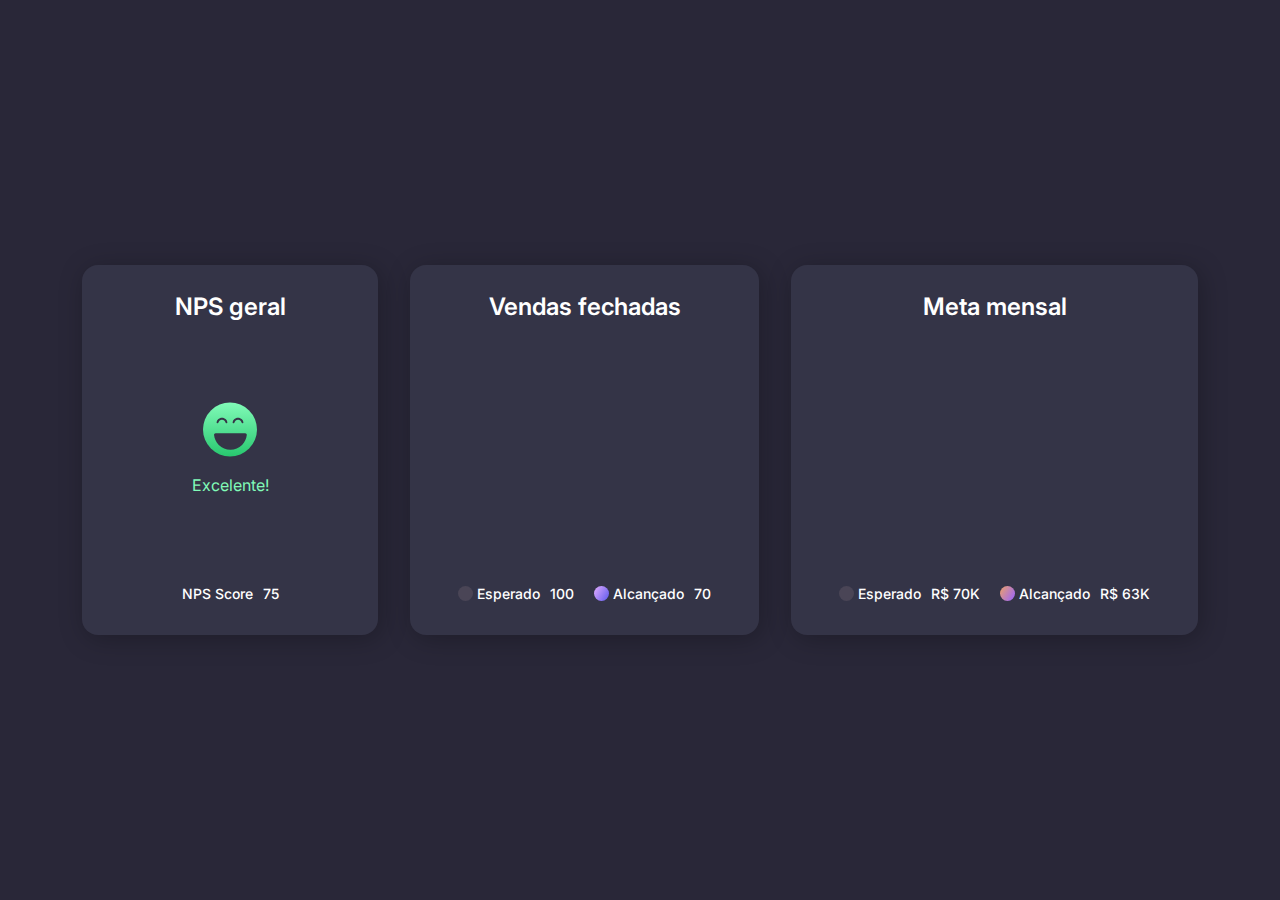
<file: desafio08-dashboard/index.html>
<!DOCTYPE html>
<html lang="pt-br">

<head>
    <link rel="preconnect" href="https://fonts.googleapis.com">
    <link rel="preconnect" href="https://fonts.gstatic.com" crossorigin>
    <link
        href="https://fonts.googleapis.com/css2?family=Inter:ital,opsz,wght@0,14..32,100..900;1,14..32,100..900&display=swap"
        rel="stylesheet">
    <meta charset="UTF-8">
    <meta name="viewport" content="width=device-width, initial-scale=1.0">
    <title>Dashboar</title>

    <link rel="stylesheet" href="style.css">
</head>

<body>
    <div id="app" class="grid">
        <div class="box nps grid">
            <div class="top">NPS geral</div>
            <div class="middle grid">
                <img src="./assets/smile.svg" alt="ícone verde de um rosto sorrindo">
                Excelente!
            </div>
            <div class="bottom">
                <span>NPS Score</span>
                <span>75</span>
            </div>
        </div>
        <div class="box sell grid">
            <div class="top">Vendas fechadas</div>
            <div class="middle"></div>
            <div class="bottom">
                <div class="item">
                    <span>Esperado</span>
                    <span>100</span>
                </div>
                <div class="item">
                    <span
                        style="--bg-color: linear-gradient(121.94deg, #ce9ffc 15.98%, #7367f0 82.85%);">Alcançado</span>
                    <span>70</span>
                </div>
            </div>
        </div>
        <div class="box target grid">
            <div class="top">Meta mensal</div>
            <div class="middle"></div>
            <div class="bottom">
                <div class="item">
                    <span>Esperado</span>
                    <span>R$ 70K</span>
                </div>
                <div class="item">
                    <span
                        style="--bg-color: linear-gradient(121.94deg, #df9780 15.98%, #a66de9 82.85%);">Alcançado</span>
                    <span>R$ 63K</span>
                </div>
            </div>
        </div>
        <!-- <div class="box"></div> -->
    </div>
</body>

</html>
</file>
<file: desafio08-dashboard/style.css>
* {
    margin: 0;
    padding: 0;
    box-sizing: border-box;
    -webkit-font-smoothing: antialiased;
    -mox-osx-font-smoothing: antialiased;
}

:root {
    font-size: 62.5%;
}

body {
    font-size: 1.6rem;
    font-family: "Inter", sans-serif;
}

.grid {
    display: grid;
}

#app {
    background: #292738;
  
    grid-template-columns: 29.6rem max-content max-content;
    grid-template-rows: max-content;
    column-gap: 3.2rem;
    row-gap: 5.9rem;

    width: fit-content;
    height: fit-content;
    min-width: 100vw;
    min-height: 100vh;
    
    place-content: center;
}

.box {
    padding: 2.9rem 4.8rem;
    background: #343447;
    box-shadow: .3rem .4rem 2.6rem rgba(0, 0, 0, .25);
    border-radius: 1.6rem;
    color: white;
    line-height: 160%;
}

.box:nth-child(4) {
    grid-column: 1/4;
}

.top {
    font-weight: 600;
    font-size: 2.4rem;
    text-align: center;
}

.bottom {
    display: flex;
    gap: 2rem;
    justify-content: center;
    margin-top: auto;
    font-weight: 500;
    font-size: 1.4rem;
}

.bottom .item {
    display: flex;
    align-items: center;
    gap: 1rem;
}

.bottom .item span:nth-child(1) {
    display: flex;
    align-items: center;
    gap: .4rem;
}

.bottom .item span {
    --bg-color: #4a4556;
}

.bottom .item span:nth-child(1)::before {
    content: '';
    width: 1.5rem;
    height: 1.5rem;
    display: block;
    background: var( --bg-color);
    border-radius: 100%;
}

.nps {
    
    gap: 3.2rem;
}

.nps .middle {
    height: 19.7rem;
    /*centraliza os itens*/
    place-content: center;
    justify-items: center;

    gap: 1.6rem;
    color: #81fbb8;
}

.nps .bottom {
    gap: 1rem;
}
</file>
